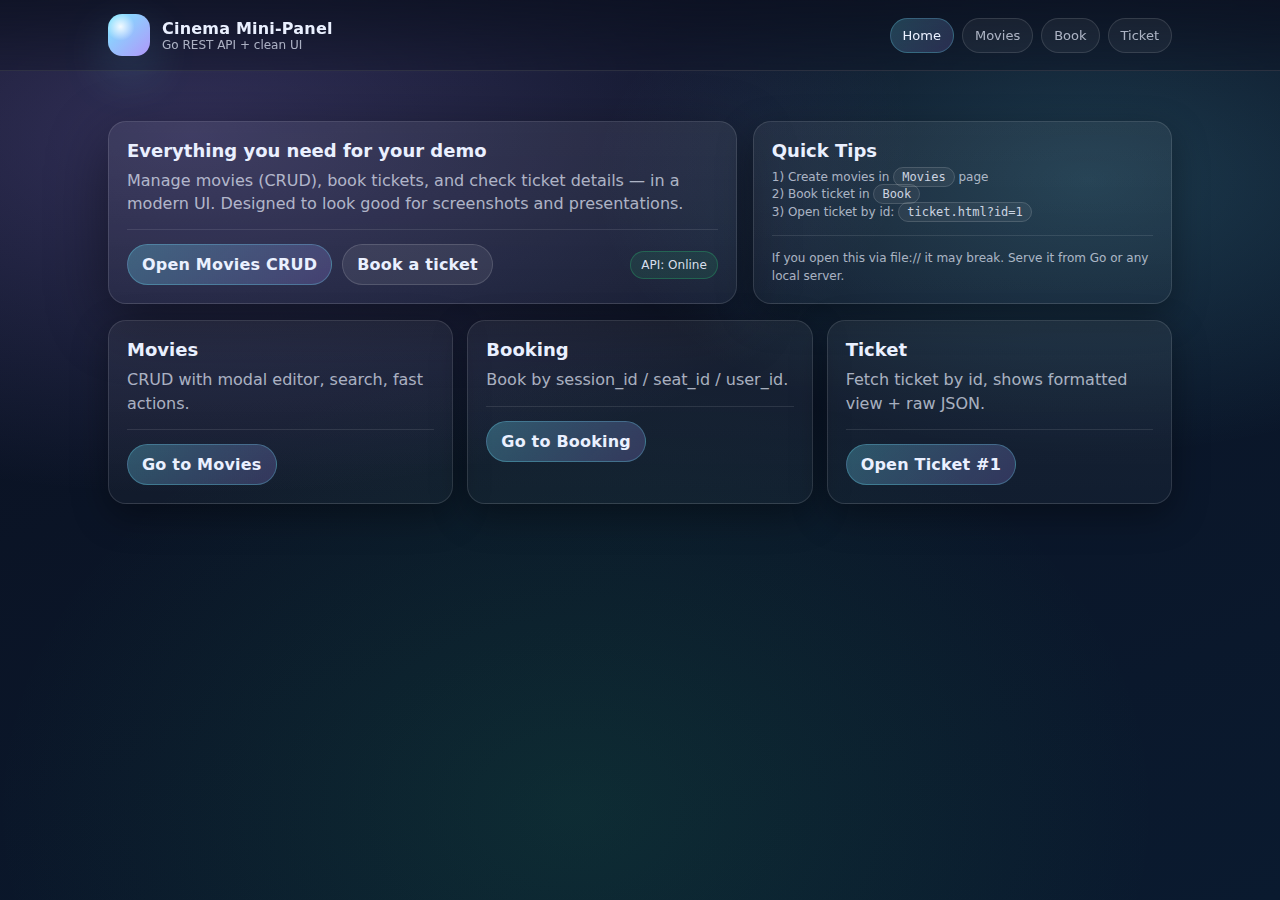
<file: web/index.html>
<!doctype html>
<html lang="en">
<head>
    <meta charset="utf-8"/>
    <meta name="viewport" content="width=device-width, initial-scale=1"/>
    <title>Cinema Mini-Panel</title>
    <link rel="stylesheet" href="styles.css"/>
</head>
<body>
<header class="topbar">
    <div class="nav">
        <div class="brand">
            <div class="logo"></div>
            <div>
                <h1>Cinema Mini-Panel</h1>
                <p>Go REST API + clean UI</p>
            </div>
        </div>
        <div class="navlinks">
            <a class="pill" href="index.html">Home</a>
            <a class="pill" href="movies.html">Movies</a>
            <a class="pill" href="book.html">Book</a>
            <a class="pill" href="ticket.html">Ticket</a>
        </div>
    </div>
</header>

<main class="container">
    <section class="hero">
        <div class="card">
            <h2>Everything you need for your demo</h2>
            <p>
                Manage movies (CRUD), book tickets, and check ticket details — in a modern UI.
                Designed to look good for screenshots and presentations.
            </p>
            <div class="hr"></div>
            <div class="row">
                <a class="btn primary" href="movies.html">Open Movies CRUD</a>
                <a class="btn" href="book.html">Book a ticket</a>
                <div class="spacer"></div>
                <span id="health" class="badge">API: Checking...</span>
            </div>
        </div>

        <div class="card soft">
            <h2>Quick Tips</h2>
            <p class="small">1) Create movies in <kbd>Movies</kbd> page</p>
            <p class="small">2) Book ticket in <kbd>Book</kbd></p>
            <p class="small">3) Open ticket by id: <kbd>ticket.html?id=1</kbd></p>
            <div class="hr"></div>
            <p class="small">
                If you open this via file:// it may break. Serve it from Go or any local server.
            </p>
        </div>
    </section>

    <section style="margin-top:16px" class="grid">
        <div class="col-4 card soft">
            <h2>Movies</h2>
            <p>CRUD with modal editor, search, fast actions.</p>
            <div class="hr"></div>
            <a class="btn primary" href="movies.html">Go to Movies</a>
        </div>
        <div class="col-4 card soft">
            <h2>Booking</h2>
            <p>Book by session_id / seat_id / user_id.</p>
            <div class="hr"></div>
            <a class="btn primary" href="book.html">Go to Booking</a>
        </div>
        <div class="col-4 card soft">
            <h2>Ticket</h2>
            <p>Fetch ticket by id, shows formatted view + raw JSON.</p>
            <div class="hr"></div>
            <a class="btn primary" href="ticket.html?id=1">Open Ticket #1</a>
        </div>
    </section>
</main>

<div class="modal" id="modal" aria-hidden="true">
    <div class="box">
        <div class="row">
            <h3 id="modalTitle" style="margin:0">Modal</h3>
            <div class="spacer"></div>
            <button class="btn" id="modalClose">Close</button>
        </div>
        <div class="hr"></div>
        <div id="modalBody"></div>
    </div>
</div>

<script src="app.js"></script>
</body>
</html>
</file>
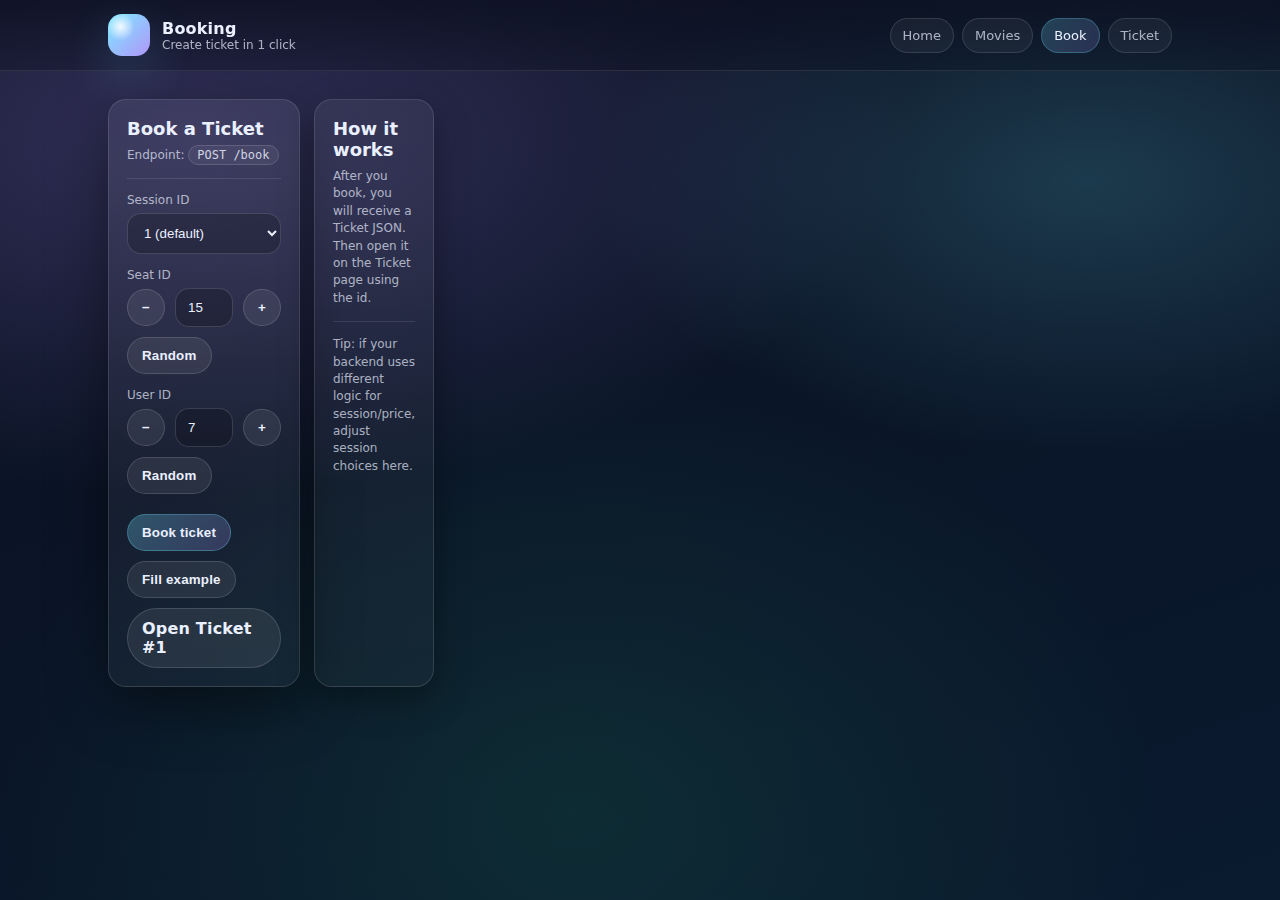
<file: web/book.html>
<!doctype html>
<html lang="en">
<head>
    <meta charset="utf-8"/>
    <meta name="viewport" content="width=device-width, initial-scale=1"/>
    <title>Book Ticket</title>
    <link rel="stylesheet" href="styles.css"/>
</head>
<body>
<header class="topbar">
    <div class="nav">
        <div class="brand">
            <div class="logo"></div>
            <div>
                <h1>Booking</h1>
                <p>Create ticket in 1 click</p>
            </div>
        </div>
        <div class="navlinks">
            <a class="pill" href="index.html">Home</a>
            <a class="pill" href="movies.html">Movies</a>
            <a class="pill" href="book.html">Book</a>
            <a class="pill" href="ticket.html">Ticket</a>
        </div>
    </div>
</header>

<main class="container">
    <div class="grid">
        <div class="col-7 card">
            <h2>Book a Ticket</h2>
            <p class="small">Endpoint: <kbd>POST /book</kbd></p>
            <div class="hr"></div>

            <form id="bookForm" class="grid">
                <div class="col-12 field">
                    <label>Session ID</label>
                    <select id="sessionId">
                        <option value="1">1 (default)</option>
                        <option value="2">2</option>
                    </select>
                </div>

                <div class="col-12 field">
                    <label>Seat ID</label>
                    <div class="row" style="width:100%">
                        <button class="btn" type="button" data-step="seat" data-delta="-1">−</button>
                        <input class="input" id="seatId" type="number" min="1" value="15" style="flex:1" />
                        <button class="btn" type="button" data-step="seat" data-delta="1">+</button>
                        <button class="btn" type="button" id="seatRandom">Random</button>
                    </div>
                </div>

                <div class="col-12 field">
                    <label>User ID</label>
                    <div class="row" style="width:100%">
                        <button class="btn" type="button" data-step="user" data-delta="-1">−</button>
                        <input class="input" id="userId" type="number" min="1" value="7" style="flex:1" />
                        <button class="btn" type="button" data-step="user" data-delta="1">+</button>
                        <button class="btn" type="button" id="userRandom">Random</button>
                    </div>
                </div>

                <div class="col-12 row" style="margin-top:6px">
                    <button class="btn primary" id="bookBtn" type="submit">Book ticket</button>
                    <button class="btn" type="button" id="fillExample">Fill example</button>
                    <div class="spacer"></div>
                    <a class="btn" href="ticket.html?id=1">Open Ticket #1</a>
                </div>
            </form>

        </div>

        <div class="col-5 card soft">
            <h2>How it works</h2>
            <p class="small">
                After you book, you will receive a Ticket JSON. Then open it on the Ticket page using the id.
            </p>
            <div class="hr"></div>
            <p class="small">
                Tip: if your backend uses different logic for session/price, adjust session choices here.
            </p>
        </div>
    </div>
</main>

<div class="modal" id="modal">
    <div class="box">
        <div class="row">
            <h3 id="modalTitle" style="margin:0">Modal</h3>
            <div class="spacer"></div>
            <button class="btn" id="modalClose">Close</button>
        </div>
        <div class="hr"></div>
        <div id="modalBody"></div>
    </div>
</div>

<script src="app.js"></script>
</body>
</html>
</file>
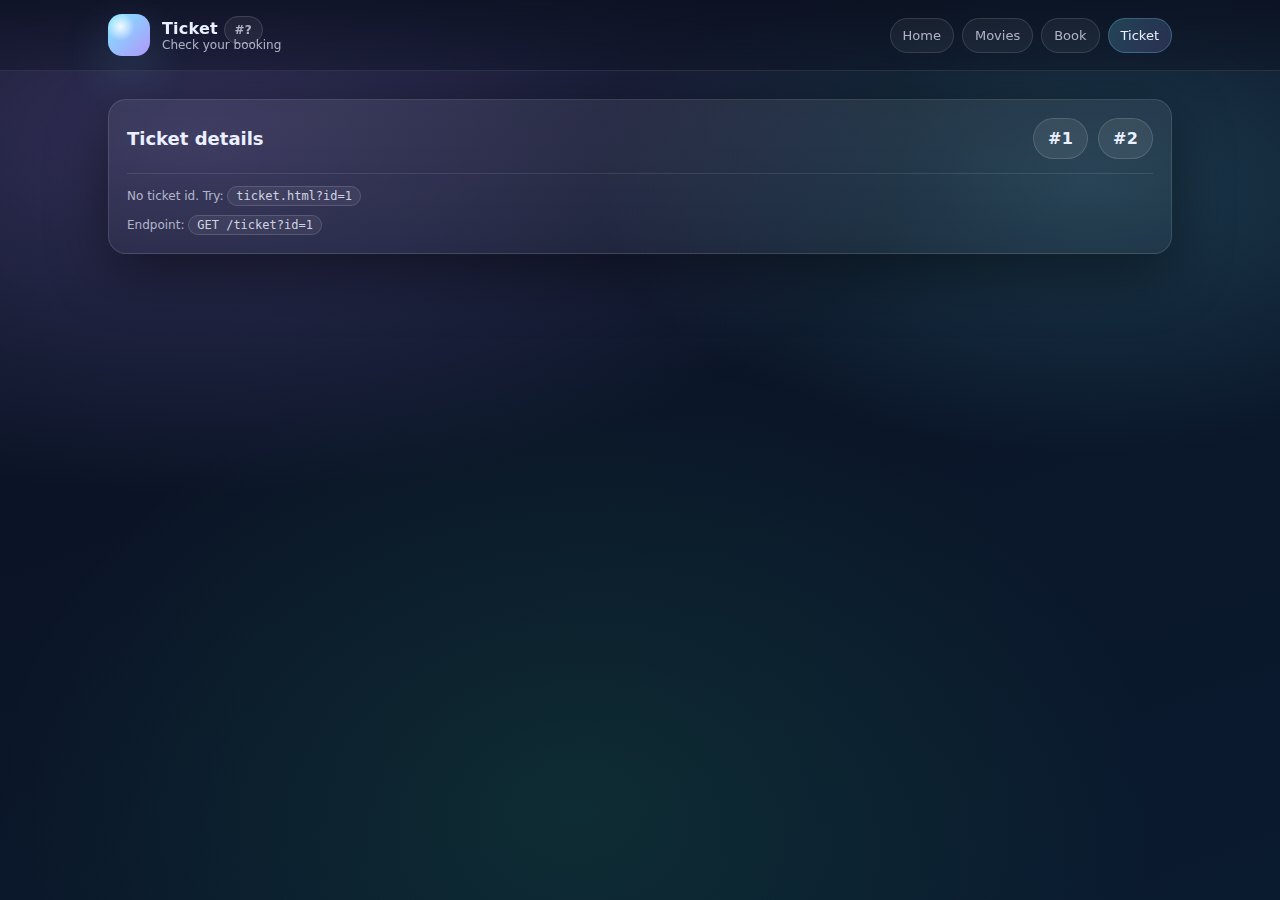
<file: web/ticket.html>
<!doctype html>
<html lang="en">
<head>
    <meta charset="utf-8"/>
    <meta name="viewport" content="width=device-width, initial-scale=1"/>
    <title>Ticket</title>
    <link rel="stylesheet" href="styles.css"/>
</head>
<body>
<header class="topbar">
    <div class="nav">
        <div class="brand">
            <div class="logo"></div>
            <div>
                <h1>Ticket <span class="badge" id="ticketIdLabel">#?</span></h1>
                <p>Check your booking</p>
            </div>
        </div>
        <div class="navlinks">
            <a class="pill" href="index.html">Home</a>
            <a class="pill" href="movies.html">Movies</a>
            <a class="pill" href="book.html">Book</a>
            <a class="pill" href="ticket.html">Ticket</a>
        </div>
    </div>
</header>

<main class="container">
    <div class="card">
        <div class="row">
            <h2 style="margin:0">Ticket details</h2>
            <div class="spacer"></div>
            <a class="btn" href="ticket.html?id=1">#1</a>
            <a class="btn" href="ticket.html?id=2">#2</a>
        </div>
        <div class="hr"></div>

        <div id="ticketBox"></div>
        <p class="small" style="margin-top:12px">Endpoint: <kbd>GET /ticket?id=1</kbd></p>
    </div>
</main>

<div class="modal" id="modal">
    <div class="box">
        <div class="row">
            <h3 id="modalTitle" style="margin:0">Modal</h3>
            <div class="spacer"></div>
            <button class="btn" id="modalClose">Close</button>
        </div>
        <div class="hr"></div>
        <div id="modalBody"></div>
    </div>
</div>

<script src="app.js"></script>
</body>
</html>
</file>
<file: web/styles.css>
:root{
    --bg1:#0b1020;
    --bg2:#0a1a2f;
    --card: rgba(255,255,255,.07);
    --card2: rgba(255,255,255,.10);
    --border: rgba(255,255,255,.12);
    --text:#eaf0ff;
    --muted: rgba(234,240,255,.70);
    --accent:#6ee7ff;
    --accent2:#a78bfa;
    --danger:#ff4d6d;
    --ok:#2de07c;
    --shadow: 0 18px 60px rgba(0,0,0,.45);
    --radius: 18px;
    --radius2: 14px;
}

*{box-sizing:border-box}
html,body{height:100%}
body{
    margin:0;
    font-family: ui-sans-serif, system-ui, -apple-system, Segoe UI, Roboto, Arial;
    color:var(--text);
    background:
            radial-gradient(1200px 600px at 15% 15%, rgba(167,139,250,.25), transparent 60%),
            radial-gradient(900px 500px at 85% 20%, rgba(110,231,255,.18), transparent 55%),
            radial-gradient(900px 700px at 45% 90%, rgba(45,224,124,.10), transparent 65%),
            linear-gradient(160deg, var(--bg1), var(--bg2));
}

a{color:inherit; text-decoration:none}
.container{max-width:1100px; margin:0 auto; padding:28px 18px 60px}

.topbar{
    position:sticky; top:0; z-index:10;
    backdrop-filter: blur(14px);
    background: linear-gradient(to bottom, rgba(11,16,32,.75), rgba(11,16,32,.35));
    border-bottom:1px solid var(--border);
}
.nav{
    max-width:1100px;
    margin:0 auto;
    padding:14px 18px;
    display:flex; align-items:center; justify-content:space-between; gap:14px;
}
.brand{
    display:flex; align-items:center; gap:12px;
}
.logo{
    width:42px; height:42px; border-radius:14px;
    background:
            radial-gradient(14px 14px at 30% 30%, rgba(255,255,255,.9), rgba(255,255,255,.1)),
            linear-gradient(135deg, var(--accent), var(--accent2));
    box-shadow: 0 18px 50px rgba(110,231,255,.20);
}
.brand h1{font-size:16px; margin:0; letter-spacing:.2px}
.brand p{margin:0; font-size:12px; color:var(--muted)}
.navlinks{display:flex; gap:8px; flex-wrap:wrap; align-items:center}
.pill{
    padding:9px 12px;
    border-radius:999px;
    border:1px solid var(--border);
    background: rgba(255,255,255,.05);
    color: var(--muted);
    font-size:13px;
}
.pill.active{
    background: linear-gradient(135deg, rgba(110,231,255,.22), rgba(167,139,250,.18));
    color: var(--text);
    border-color: rgba(110,231,255,.25);
}

.hero{
    display:grid;
    grid-template-columns: 1.2fr .8fr;
    gap:16px;
    margin-top:22px;
}
@media(max-width:900px){
    .hero{grid-template-columns:1fr}
}

.card{
    background: linear-gradient(180deg, var(--card), rgba(255,255,255,.04));
    border:1px solid var(--border);
    border-radius: var(--radius);
    box-shadow: var(--shadow);
    padding:18px;
}
.card.soft{
    background: linear-gradient(180deg, rgba(255,255,255,.06), rgba(255,255,255,.03));
    box-shadow: 0 12px 35px rgba(0,0,0,.35);
}
.card h2{margin:0 0 8px; font-size:18px}
.card p{margin:0; color:var(--muted); line-height:1.45}

.grid{
    display:grid;
    grid-template-columns: repeat(12, 1fr);
    gap:14px;
}
.col-8{grid-column: span 8;}
.col-4{grid-column: span 4;}
.col-6{grid-column: span 6;}
.col-12{grid-column: span 12;}
@media(max-width:900px){
    .col-8,.col-4,.col-6{grid-column: span 12;}
}

.row{display:flex; gap:10px; align-items:center; flex-wrap:wrap}
.spacer{flex:1}

.btn{
    border:0;
    border-radius: 999px;
    padding:10px 14px;
    color:var(--text);
    cursor:pointer;
    font-weight:600;
    letter-spacing:.2px;
    background: rgba(255,255,255,.08);
    border: 1px solid rgba(255,255,255,.14);
    transition: transform .12s ease, background .12s ease, border-color .12s ease;
    display:inline-flex; align-items:center; gap:8px;
}
.btn:hover{transform: translateY(-1px); background: rgba(255,255,255,.11)}
.btn:active{transform: translateY(0px) scale(.99)}
.btn.primary{
    background: linear-gradient(135deg, rgba(110,231,255,.28), rgba(167,139,250,.22));
    border-color: rgba(110,231,255,.28);
}
.btn.danger{
    background: rgba(255,77,109,.16);
    border-color: rgba(255,77,109,.25);
}
.btn.ok{
    background: rgba(45,224,124,.14);
    border-color: rgba(45,224,124,.22);
}
.btn:disabled{opacity:.55; cursor:not-allowed}

.input, select{
    width:100%;
    padding:11px 12px;
    border-radius: 14px;
    border:1px solid rgba(255,255,255,.14);
    background: rgba(0,0,0,.20);
    color: var(--text);
    outline:none;
}
.input::placeholder{color: rgba(234,240,255,.45)}
label{font-size:12px; color:var(--muted)}
.field{display:flex; flex-direction:column; gap:6px}

.table{
    width:100%;
    border-collapse: collapse;
    overflow:hidden;
    border-radius: var(--radius);
    border:1px solid rgba(255,255,255,.12);
}
.table th, .table td{
    padding:12px 12px;
    text-align:left;
    border-bottom:1px solid rgba(255,255,255,.08);
    font-size:13px;
}
.table th{
    color:rgba(234,240,255,.75);
    font-weight:700;
    background: rgba(255,255,255,.05);
}
.table tr:hover td{background: rgba(255,255,255,.035)}
.badge{
    font-size:12px;
    padding:6px 10px;
    border-radius:999px;
    border:1px solid rgba(255,255,255,.14);
    background: rgba(255,255,255,.06);
    color: var(--muted);
}
.badge.ok{border-color: rgba(45,224,124,.25); background: rgba(45,224,124,.10); color: rgba(234,240,255,.92)}
.badge.warn{border-color: rgba(110,231,255,.25); background: rgba(110,231,255,.10); color: rgba(234,240,255,.92)}

.hr{height:1px; background: rgba(255,255,255,.10); margin:14px 0}

.toastWrap{
    position:fixed;
    right:18px;
    bottom:18px;
    display:flex;
    flex-direction:column;
    gap:10px;
    z-index:999;
}
.toast{
    width:min(380px, calc(100vw - 36px));
    background: rgba(10,16,32,.72);
    border: 1px solid rgba(255,255,255,.14);
    border-radius: 16px;
    padding:12px 12px;
    backdrop-filter: blur(14px);
    box-shadow: 0 18px 60px rgba(0,0,0,.45);
}
.toast .t{font-weight:800; margin:0 0 4px; font-size:13px}
.toast .m{margin:0; color:var(--muted); font-size:13px; line-height:1.35}

.modal{
    position:fixed; inset:0;
    background: rgba(0,0,0,.55);
    display:none;
    place-items:center;
    z-index:999;
    padding:18px;
}
.modal.open{display:grid}
.modal .box{
    width:min(640px, 100%);
    border-radius: 20px;
    border: 1px solid rgba(255,255,255,.14);
    background: rgba(12,18,36,.85);
    backdrop-filter: blur(16px);
    box-shadow: var(--shadow);
    padding:16px;
}
.modal .box h3{margin:2px 0 10px}
.small{font-size:12px; color:var(--muted)}
kbd{
    font-family: ui-monospace, SFMono-Regular, Menlo, Consolas, monospace;
    font-size: 12px;
    padding: 2px 8px;
    border-radius: 999px;
    border: 1px solid rgba(255,255,255,.14);
    background: rgba(255,255,255,.06);
    color: rgba(234,240,255,.85);
}
</file>
